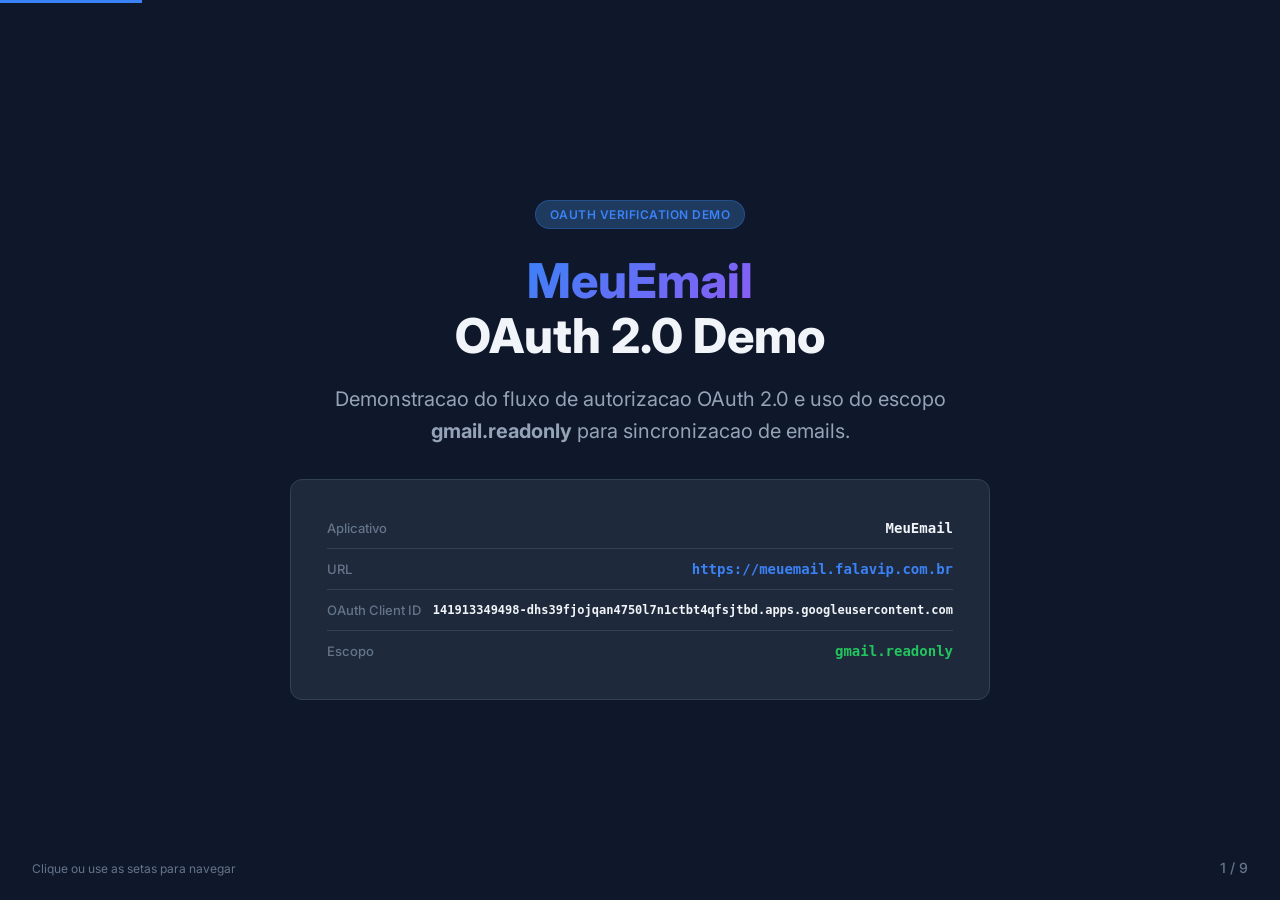
<file: video-demo-slides.html>
<!DOCTYPE html>
<html lang="pt-BR">
<head>
    <meta charset="UTF-8">
    <meta name="viewport" content="width=device-width, initial-scale=1.0">
    <title>MeuEmail - OAuth Demo Video</title>
    <link rel="preconnect" href="https://fonts.googleapis.com">
    <link href="https://fonts.googleapis.com/css2?family=Inter:wght@400;500;600;700;800&display=swap" rel="stylesheet">
    <style>
        *, *::before, *::after { box-sizing: border-box; margin: 0; padding: 0; }

        :root {
            --bg: #0f172a;
            --surface: #1e293b;
            --border: #334155;
            --text: #f1f5f9;
            --text-secondary: #94a3b8;
            --text-muted: #64748b;
            --primary: #3b82f6;
            --primary-light: #1e3a5f;
            --accent: #22c55e;
            --font: 'Inter', -apple-system, BlinkMacSystemFont, 'Segoe UI', sans-serif;
        }

        body {
            font-family: var(--font);
            background: var(--bg);
            color: var(--text);
            min-height: 100vh;
            overflow: hidden;
            cursor: pointer;
            user-select: none;
        }

        .slide {
            display: none;
            width: 100vw;
            height: 100vh;
            flex-direction: column;
            align-items: center;
            justify-content: center;
            padding: 60px 80px;
            position: relative;
        }

        .slide.active {
            display: flex;
        }

        /* Slide counter */
        .slide-counter {
            position: fixed;
            bottom: 24px;
            right: 32px;
            font-size: 14px;
            color: var(--text-muted);
            font-weight: 500;
            z-index: 100;
        }

        .slide-nav-hint {
            position: fixed;
            bottom: 24px;
            left: 32px;
            font-size: 12px;
            color: var(--text-muted);
            z-index: 100;
        }

        /* Progress bar */
        .progress-bar {
            position: fixed;
            top: 0;
            left: 0;
            height: 3px;
            background: var(--primary);
            transition: width 0.3s ease;
            z-index: 100;
        }

        /* Common elements */
        .slide-badge {
            display: inline-flex;
            align-items: center;
            gap: 6px;
            padding: 6px 14px;
            background: var(--primary-light);
            border: 1px solid rgba(59, 130, 246, 0.3);
            border-radius: 20px;
            font-size: 12px;
            font-weight: 600;
            color: var(--primary);
            text-transform: uppercase;
            letter-spacing: 0.5px;
            margin-bottom: 24px;
        }

        .slide-badge.action {
            background: rgba(234, 179, 8, 0.1);
            border-color: rgba(234, 179, 8, 0.3);
            color: #eab308;
        }

        .slide-badge.action::before {
            content: '';
            width: 8px;
            height: 8px;
            background: #eab308;
            border-radius: 50%;
            animation: pulse 1.5s infinite;
        }

        @keyframes pulse {
            0%, 100% { opacity: 1; }
            50% { opacity: 0.4; }
        }

        .slide-title {
            font-size: 48px;
            font-weight: 800;
            line-height: 1.15;
            text-align: center;
            margin-bottom: 20px;
            max-width: 900px;
        }

        .slide-title .highlight {
            background: linear-gradient(135deg, #3b82f6, #8b5cf6);
            -webkit-background-clip: text;
            -webkit-text-fill-color: transparent;
            background-clip: text;
        }

        .slide-subtitle {
            font-size: 20px;
            color: var(--text-secondary);
            text-align: center;
            max-width: 700px;
            line-height: 1.6;
        }

        /* Info card */
        .info-card {
            background: var(--surface);
            border: 1px solid var(--border);
            border-radius: 12px;
            padding: 28px 36px;
            margin-top: 32px;
            width: 100%;
            max-width: 700px;
        }

        .info-row {
            display: flex;
            justify-content: space-between;
            align-items: center;
            padding: 12px 0;
            border-bottom: 1px solid var(--border);
        }

        .info-row:last-child {
            border-bottom: none;
        }

        .info-label {
            font-size: 13px;
            color: var(--text-muted);
            font-weight: 500;
        }

        .info-value {
            font-size: 14px;
            color: var(--text);
            font-weight: 600;
            font-family: 'SF Mono', 'Fira Code', monospace;
        }

        .info-value.url {
            color: var(--primary);
        }

        .info-value.scope {
            color: var(--accent);
        }

        /* Action slide */
        .action-icon {
            width: 80px;
            height: 80px;
            background: rgba(234, 179, 8, 0.1);
            border: 2px solid rgba(234, 179, 8, 0.3);
            border-radius: 50%;
            display: flex;
            align-items: center;
            justify-content: center;
            margin-bottom: 28px;
            font-size: 36px;
        }

        .action-steps {
            margin-top: 28px;
            text-align: left;
            max-width: 600px;
        }

        .action-step {
            display: flex;
            align-items: flex-start;
            gap: 14px;
            padding: 10px 0;
            font-size: 16px;
            color: var(--text-secondary);
            line-height: 1.5;
        }

        .action-step .step-num {
            flex-shrink: 0;
            width: 28px;
            height: 28px;
            background: var(--primary-light);
            border: 1px solid rgba(59, 130, 246, 0.3);
            border-radius: 50%;
            display: flex;
            align-items: center;
            justify-content: center;
            font-size: 13px;
            font-weight: 700;
            color: var(--primary);
        }

        /* Scope explanation */
        .scope-card {
            background: var(--surface);
            border: 1px solid var(--border);
            border-radius: 12px;
            padding: 24px 32px;
            margin-top: 16px;
            width: 100%;
            max-width: 800px;
        }

        .scope-item {
            display: flex;
            align-items: flex-start;
            gap: 14px;
            padding: 14px 0;
            border-bottom: 1px solid var(--border);
        }

        .scope-item:last-child {
            border-bottom: none;
        }

        .scope-icon {
            flex-shrink: 0;
            width: 32px;
            height: 32px;
            border-radius: 8px;
            display: flex;
            align-items: center;
            justify-content: center;
            font-size: 16px;
        }

        .scope-icon.yes {
            background: rgba(34, 197, 94, 0.1);
            color: #22c55e;
        }

        .scope-icon.no {
            background: rgba(239, 68, 68, 0.1);
            color: #ef4444;
        }

        .scope-text {
            font-size: 15px;
            color: var(--text);
        }

        .scope-text strong {
            font-weight: 600;
        }

        .scope-text .muted {
            color: var(--text-muted);
            font-size: 13px;
        }

        /* Final slide */
        .final-box {
            background: linear-gradient(135deg, rgba(59, 130, 246, 0.1), rgba(139, 92, 246, 0.1));
            border: 1px solid rgba(59, 130, 246, 0.2);
            border-radius: 16px;
            padding: 32px 48px;
            margin-top: 32px;
            text-align: center;
            max-width: 700px;
        }

        .final-box p {
            font-size: 18px;
            color: var(--text-secondary);
            line-height: 1.7;
        }

        /* Transition */
        .slide {
            animation: fadeIn 0.3s ease;
        }

        @keyframes fadeIn {
            from { opacity: 0; transform: translateY(10px); }
            to { opacity: 1; transform: translateY(0); }
        }
    </style>
</head>
<body>

<div class="progress-bar" id="progress"></div>
<div class="slide-counter" id="counter"></div>
<div class="slide-nav-hint">Clique ou use as setas para navegar</div>

<!-- SLIDE 1: Intro -->
<div class="slide active" id="slide-1">
    <div class="slide-badge">OAuth Verification Demo</div>
    <h1 class="slide-title">
        <span class="highlight">MeuEmail</span><br>
        OAuth 2.0 Demo
    </h1>
    <p class="slide-subtitle">
        Demonstracao do fluxo de autorizacao OAuth 2.0 e uso do escopo <strong>gmail.readonly</strong> para sincronizacao de emails.
    </p>
    <div class="info-card">
        <div class="info-row">
            <span class="info-label">Aplicativo</span>
            <span class="info-value">MeuEmail</span>
        </div>
        <div class="info-row">
            <span class="info-label">URL</span>
            <span class="info-value url">https://meuemail.falavip.com.br</span>
        </div>
        <div class="info-row">
            <span class="info-label">OAuth Client ID</span>
            <span class="info-value" style="font-size:12px">141913349498-dhs39fjojqan4750l7n1ctbt4qfsjtbd.apps.googleusercontent.com</span>
        </div>
        <div class="info-row">
            <span class="info-label">Escopo</span>
            <span class="info-value scope">gmail.readonly</span>
        </div>
    </div>
</div>

<!-- SLIDE 2: Action - Google Cloud Console -->
<div class="slide" id="slide-2">
    <div class="slide-badge action">Acao ao vivo</div>
    <div class="action-icon">&#9881;</div>
    <h1 class="slide-title" style="font-size:36px">
        Google Cloud Console
    </h1>
    <p class="slide-subtitle">
        Abrir o Console do Google Cloud e mostrar a configuracao do OAuth Client.
    </p>
    <div class="action-steps">
        <div class="action-step">
            <span class="step-num">1</span>
            <span>Abrir <strong>APIs & Services > Credentials</strong></span>
        </div>
        <div class="action-step">
            <span class="step-num">2</span>
            <span>Mostrar o <strong>OAuth 2.0 Client ID</strong> configurado</span>
        </div>
        <div class="action-step">
            <span class="step-num">3</span>
            <span>Mostrar a <strong>Tela de Consentimento</strong> (OAuth consent screen)</span>
        </div>
        <div class="action-step">
            <span class="step-num">4</span>
            <span>Mostrar o escopo <strong>gmail.readonly</strong> configurado</span>
        </div>
    </div>
</div>

<!-- SLIDE 3: What the app does -->
<div class="slide" id="slide-3">
    <div class="slide-badge">Sobre o aplicativo</div>
    <h1 class="slide-title" style="font-size:36px">
        O que o <span class="highlight">MeuEmail</span> faz?
    </h1>
    <p class="slide-subtitle" style="margin-bottom:24px">
        Ferramenta de gestao de emails que permite ao usuario sincronizar e consultar seus emails em um painel unificado.
    </p>
    <div class="scope-card">
        <div class="scope-item">
            <div class="scope-icon yes">&#10003;</div>
            <div class="scope-text">
                <strong>Sincronizar emails</strong> do Gmail para consulta local<br>
                <span class="muted">Baixa cabecalhos, corpo e anexos via Gmail API</span>
            </div>
        </div>
        <div class="scope-item">
            <div class="scope-icon yes">&#10003;</div>
            <div class="scope-text">
                <strong>Pesquisar e filtrar</strong> emails por remetente, data, assunto<br>
                <span class="muted">Busca rapida em todos os emails sincronizados</span>
            </div>
        </div>
        <div class="scope-item">
            <div class="scope-icon yes">&#10003;</div>
            <div class="scope-text">
                <strong>Ler emails</strong> com corpo completo e anexos<br>
                <span class="muted">Visualizacao segura do conteudo do email</span>
            </div>
        </div>
        <div class="scope-item">
            <div class="scope-icon no">&#10007;</div>
            <div class="scope-text">
                <strong>Nao envia, modifica ou exclui</strong> nenhum email<br>
                <span class="muted">Acesso somente leitura (gmail.readonly)</span>
            </div>
        </div>
    </div>
</div>

<!-- SLIDE 4: Action - Login -->
<div class="slide" id="slide-4">
    <div class="slide-badge action">Acao ao vivo</div>
    <div class="action-icon">&#128274;</div>
    <h1 class="slide-title" style="font-size:36px">
        Login no Aplicativo
    </h1>
    <p class="slide-subtitle">
        O usuario acessa o app e faz login com sua conta Google.
    </p>
    <div class="action-steps">
        <div class="action-step">
            <span class="step-num">1</span>
            <span>Acessar <strong>https://meuemail.falavip.com.br</strong></span>
        </div>
        <div class="action-step">
            <span class="step-num">2</span>
            <span>Clicar em <strong>"Entrar com Google"</strong></span>
        </div>
        <div class="action-step">
            <span class="step-num">3</span>
            <span>Selecionar a conta <strong>rafael@viptecnologia.com.br</strong></span>
        </div>
        <div class="action-step">
            <span class="step-num">4</span>
            <span>Sera redirecionado para o <strong>painel do app</strong></span>
        </div>
    </div>
</div>

<!-- SLIDE 5: Action - Connect Gmail -->
<div class="slide" id="slide-5">
    <div class="slide-badge action">Acao ao vivo</div>
    <div class="action-icon">&#128231;</div>
    <h1 class="slide-title" style="font-size:36px">
        Conectar Conta Gmail
    </h1>
    <p class="slide-subtitle">
        O usuario conecta sua conta Gmail via OAuth para sincronizar emails.
    </p>
    <div class="action-steps">
        <div class="action-step">
            <span class="step-num">1</span>
            <span>Ir em <strong>Configuracoes</strong> no menu lateral</span>
        </div>
        <div class="action-step">
            <span class="step-num">2</span>
            <span>Clicar em <strong>"Adicionar Conta"</strong></span>
        </div>
        <div class="action-step">
            <span class="step-num">3</span>
            <span>Selecionar provedor <strong>Gmail (OAuth)</strong></span>
        </div>
        <div class="action-step">
            <span class="step-num">4</span>
            <span>Clicar em <strong>"Conectar com Google"</strong></span>
        </div>
    </div>
</div>

<!-- SLIDE 6: Consent Screen explanation -->
<div class="slide" id="slide-6">
    <div class="slide-badge">Tela de consentimento</div>
    <h1 class="slide-title" style="font-size:36px">
        Permissao Solicitada: <span class="highlight">gmail.readonly</span>
    </h1>
    <p class="slide-subtitle" style="margin-bottom:24px">
        O Google mostra ao usuario exatamente quais permissoes o app solicita.
        O escopo <strong>gmail.readonly</strong> permite apenas <strong>leitura</strong> de emails.
    </p>
    <div class="info-card">
        <div class="info-row">
            <span class="info-label">Escopo solicitado</span>
            <span class="info-value scope">googleapis.com/auth/gmail.readonly</span>
        </div>
        <div class="info-row">
            <span class="info-label">Descricao Google</span>
            <span class="info-value" style="font-family:var(--font);font-size:13px">Ver suas configuracoes e mensagens de email</span>
        </div>
        <div class="info-row">
            <span class="info-label">Tipo</span>
            <span class="info-value" style="font-family:var(--font)">Somente leitura</span>
        </div>
    </div>
</div>

<!-- SLIDE 7: Action - Consent + Sync -->
<div class="slide" id="slide-7">
    <div class="slide-badge action">Acao ao vivo</div>
    <div class="action-icon">&#128260;</div>
    <h1 class="slide-title" style="font-size:36px">
        Autorizar e Sincronizar
    </h1>
    <p class="slide-subtitle">
        O usuario autoriza no Google e o app sincroniza os emails.
    </p>
    <div class="action-steps">
        <div class="action-step">
            <span class="step-num">1</span>
            <span>Na tela de consentimento do Google, clicar <strong>"Permitir"</strong></span>
        </div>
        <div class="action-step">
            <span class="step-num">2</span>
            <span>App redireciona para a tela de <strong>Sincronizacao</strong></span>
        </div>
        <div class="action-step">
            <span class="step-num">3</span>
            <span>Clicar em <strong>"Sincronizar"</strong> na conta Gmail conectada</span>
        </div>
        <div class="action-step">
            <span class="step-num">4</span>
            <span>Aguardar a <strong>barra de progresso</strong> completar</span>
        </div>
    </div>
</div>

<!-- SLIDE 8: Action - Show data usage -->
<div class="slide" id="slide-8">
    <div class="slide-badge action">Acao ao vivo</div>
    <div class="action-icon">&#128269;</div>
    <h1 class="slide-title" style="font-size:36px">
        Uso dos Dados
    </h1>
    <p class="slide-subtitle">
        Demonstrar como os emails sincronizados sao utilizados no app.
    </p>
    <div class="action-steps">
        <div class="action-step">
            <span class="step-num">1</span>
            <span>Ir em <strong>"Todos os Emails"</strong> - mostrar a lista de emails sincronizados</span>
        </div>
        <div class="action-step">
            <span class="step-num">2</span>
            <span>Abrir um email para ler o <strong>conteudo completo</strong></span>
        </div>
        <div class="action-step">
            <span class="step-num">3</span>
            <span>Usar os <strong>filtros de busca</strong> (remetente, assunto, data)</span>
        </div>
        <div class="action-step">
            <span class="step-num">4</span>
            <span>Mostrar que <strong>nao existe opcao</strong> de enviar, editar ou deletar emails</span>
        </div>
    </div>
</div>

<!-- SLIDE 9: Summary -->
<div class="slide" id="slide-9">
    <div class="slide-badge">Resumo</div>
    <h1 class="slide-title" style="font-size:40px">
        Uso do Escopo <span class="highlight">gmail.readonly</span>
    </h1>
    <div class="final-box">
        <p>
            O aplicativo <strong>MeuEmail</strong> utiliza o escopo <strong>gmail.readonly</strong>
            exclusivamente para <strong>leitura e sincronizacao</strong> de emails.<br><br>
            Nenhum email e modificado, enviado ou excluido.<br><br>
            O escopo <strong>gmail.readonly</strong> e o minimo necessario para esta funcionalidade.
            Escopos mais restritivos como <strong>gmail.metadata</strong> nao fornecem acesso
            ao corpo do email, essencial para leitura e busca.
        </p>
    </div>
</div>

<script>
    const slides = document.querySelectorAll('.slide');
    const total = slides.length;
    let current = 0;

    function showSlide(index) {
        if (index < 0 || index >= total) return;
        slides[current].classList.remove('active');
        current = index;
        slides[current].classList.add('active');
        document.getElementById('counter').textContent = `${current + 1} / ${total}`;
        document.getElementById('progress').style.width = `${((current + 1) / total) * 100}%`;
    }

    function next() { showSlide(current + 1); }
    function prev() { showSlide(current - 1); }

    // Click to advance
    document.body.addEventListener('click', (e) => {
        if (e.clientX < window.innerWidth * 0.25) {
            prev();
        } else {
            next();
        }
    });

    // Arrow keys
    document.addEventListener('keydown', (e) => {
        if (e.key === 'ArrowRight' || e.key === ' ') next();
        if (e.key === 'ArrowLeft') prev();
    });

    // Init counter
    showSlide(0);
</script>

</body>
</html>
</file>
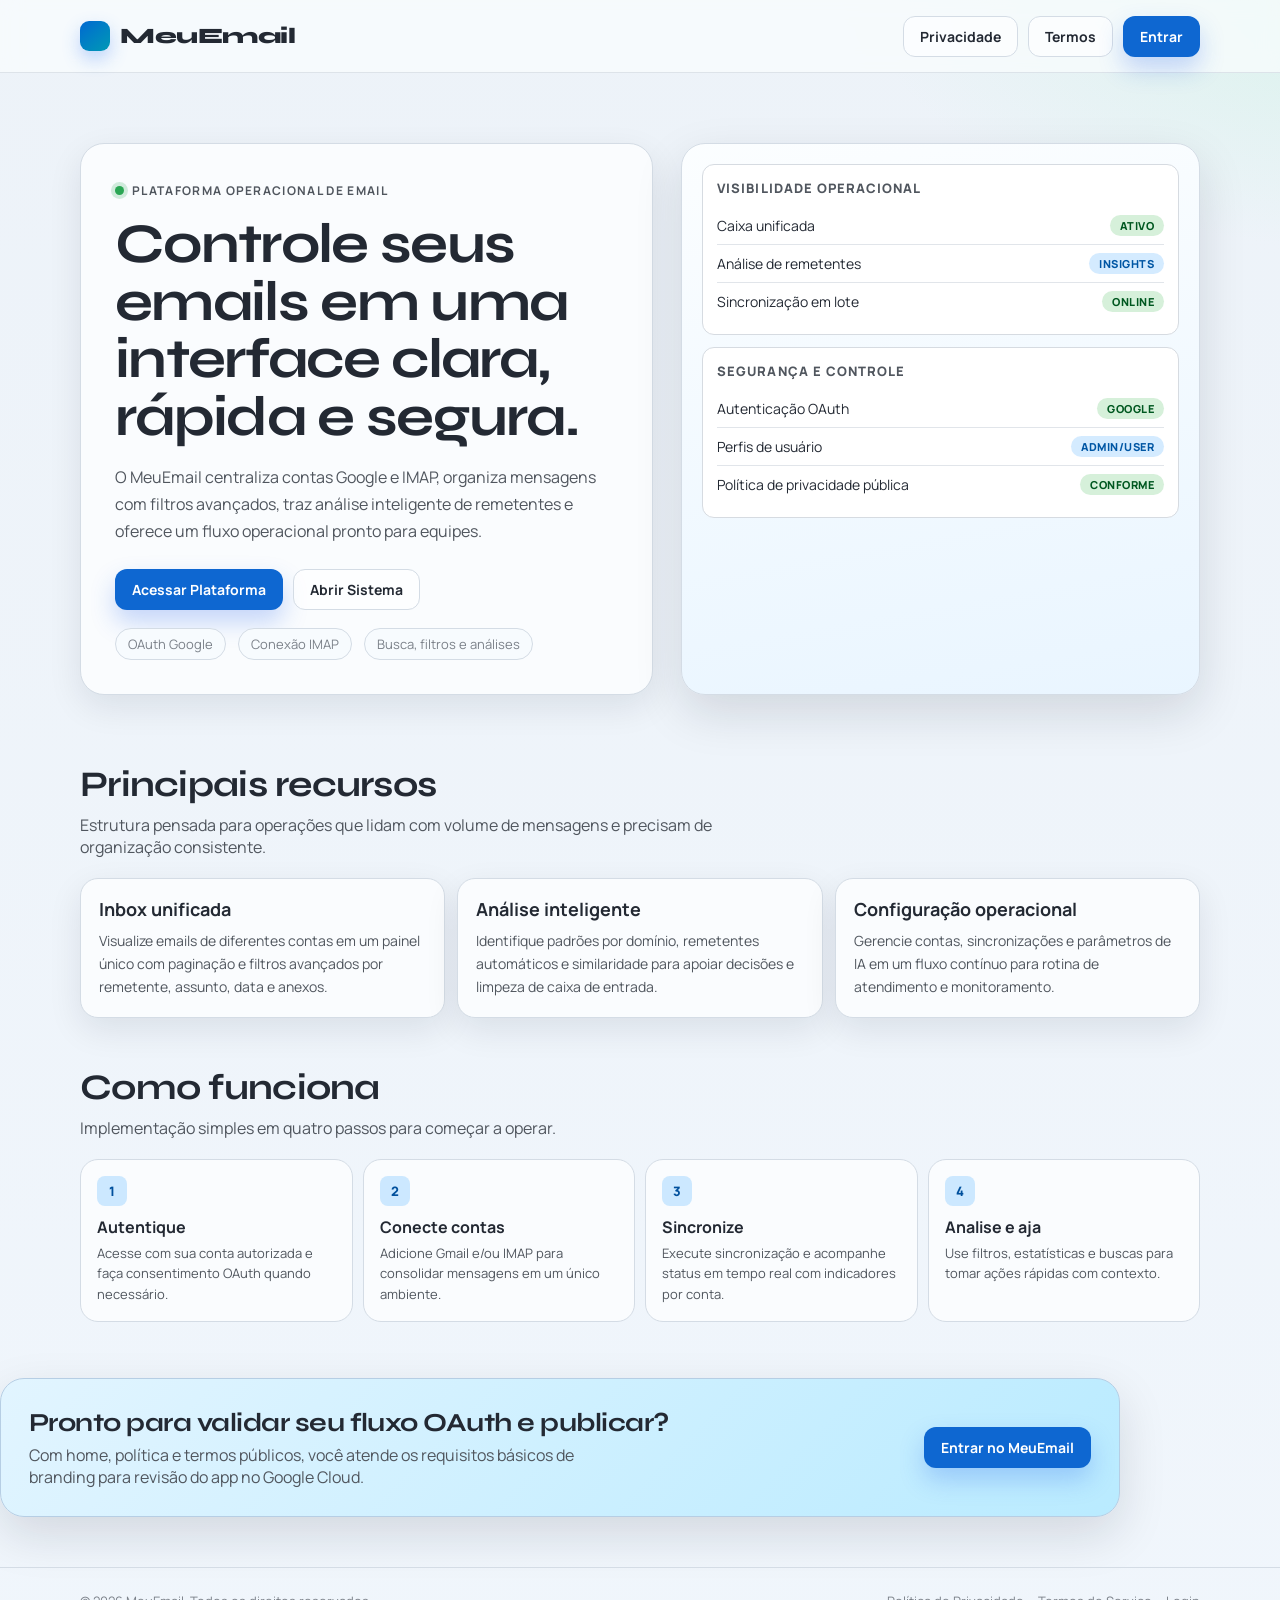
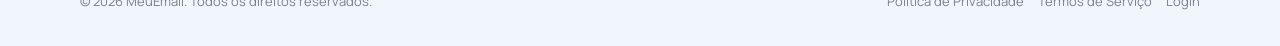
<file: backend/templates/landing.html>
<!DOCTYPE html>
<html lang="pt-BR">
<head>
    <meta charset="UTF-8">
    <meta name="viewport" content="width=device-width, initial-scale=1.0">
    <title>MeuEmail - Plataforma de Gestão de Emails</title>
    <meta name="description" content="Centralize, organize e analise emails em uma plataforma segura com integração Google e IMAP.">
    <link rel="preconnect" href="https://fonts.googleapis.com">
    <link rel="preconnect" href="https://fonts.gstatic.com" crossorigin>
    <link href="https://fonts.googleapis.com/css2?family=Manrope:wght@400;500;600;700;800&family=Syne:wght@600;700;800&display=swap" rel="stylesheet">
    <style>
        :root {
            --bg: oklch(97% 0.01 250);
            --surface: oklch(99% 0.004 250);
            --surface-soft: oklch(98.6% 0.006 250);
            --border: oklch(89% 0.015 250);
            --text: oklch(28% 0.02 262);
            --text-secondary: oklch(45% 0.015 255);
            --text-muted: oklch(60% 0.014 255);
            --primary: oklch(53% 0.18 257);
            --primary-hover: oklch(48% 0.17 257);
            --ok: oklch(64% 0.16 150);
            --radius-sm: 12px;
            --radius-md: 18px;
            --radius-lg: 24px;
            --shadow-soft: 0 12px 34px rgba(15, 23, 42, 0.09);
            --shadow-elev: 0 18px 48px rgba(15, 23, 42, 0.13);
            --font: 'Manrope', 'Segoe UI', sans-serif;
            --font-display: 'Syne', 'Manrope', sans-serif;
        }

        * { box-sizing: border-box; }

        html, body {
            margin: 0;
            padding: 0;
            font-family: var(--font);
            color: var(--text);
            background:
                radial-gradient(1200px 500px at -8% -20%, oklch(90% 0.07 250 / 0.55), transparent 60%),
                radial-gradient(900px 420px at 110% 0%, oklch(92% 0.06 165 / 0.45), transparent 60%),
                linear-gradient(180deg, oklch(96% 0.01 250) 0%, var(--bg) 100%);
            min-height: 100%;
        }

        a { color: inherit; text-decoration: none; }

        .container {
            width: min(1120px, calc(100% - 32px));
            margin: 0 auto;
        }

        .site-header {
            position: sticky;
            top: 0;
            z-index: 20;
            backdrop-filter: blur(10px);
            background: oklch(99% 0.004 250 / 0.72);
            border-bottom: 1px solid oklch(90% 0.012 250 / 0.85);
        }

        .header-row {
            height: 72px;
            display: flex;
            align-items: center;
            justify-content: space-between;
            gap: 14px;
        }

        .brand {
            display: inline-flex;
            align-items: center;
            gap: 10px;
            font-weight: 800;
            font-family: var(--font-display);
            letter-spacing: -0.02em;
            font-size: 22px;
        }

        .brand-mark {
            width: 30px;
            height: 30px;
            border-radius: 9px;
            background: linear-gradient(140deg, var(--primary), oklch(60% 0.17 208));
            box-shadow: 0 8px 18px rgba(59, 130, 246, 0.32);
        }

        .header-actions {
            display: flex;
            align-items: center;
            gap: 10px;
        }

        .btn {
            display: inline-flex;
            align-items: center;
            justify-content: center;
            gap: 8px;
            border-radius: 12px;
            padding: 10px 16px;
            border: 1px solid transparent;
            font-weight: 700;
            font-size: 14px;
            transition: all 0.2s ease;
            cursor: pointer;
            white-space: nowrap;
        }

        .btn-outline {
            background: oklch(100% 0 0 / 0.62);
            border-color: var(--border);
            color: var(--text);
        }

        .btn-outline:hover {
            transform: translateY(-1px);
            box-shadow: 0 8px 22px rgba(15, 23, 42, 0.1);
            border-color: oklch(83% 0.04 250);
        }

        .btn-primary {
            background: var(--primary);
            color: #fff;
            box-shadow: 0 12px 24px rgba(37, 99, 235, 0.25);
        }

        .btn-primary:hover {
            background: var(--primary-hover);
            transform: translateY(-1px);
            box-shadow: 0 16px 28px rgba(37, 99, 235, 0.3);
        }

        .hero {
            padding: 70px 0 54px;
        }

        .hero-grid {
            display: grid;
            grid-template-columns: 1.05fr 0.95fr;
            gap: 28px;
            align-items: stretch;
        }

        .hero-copy {
            background: var(--surface);
            border: 1px solid var(--border);
            border-radius: var(--radius-lg);
            box-shadow: var(--shadow-soft);
            padding: 34px;
        }

        .eyebrow {
            display: inline-flex;
            align-items: center;
            gap: 8px;
            font-size: 12px;
            text-transform: uppercase;
            letter-spacing: 0.11em;
            color: var(--text-secondary);
            font-weight: 700;
            margin-bottom: 16px;
        }

        .eyebrow::before {
            content: "";
            width: 9px;
            height: 9px;
            border-radius: 50%;
            background: var(--ok);
            box-shadow: 0 0 0 4px oklch(64% 0.16 150 / 0.2);
        }

        h1 {
            margin: 0;
            font-family: var(--font-display);
            font-size: clamp(34px, 5vw, 56px);
            letter-spacing: -0.03em;
            line-height: 1.03;
        }

        .hero-copy p {
            margin: 18px 0 0;
            color: var(--text-secondary);
            line-height: 1.7;
            font-size: 16px;
            max-width: 60ch;
        }

        .hero-cta {
            margin-top: 24px;
            display: flex;
            flex-wrap: wrap;
            gap: 10px;
        }

        .hero-notes {
            margin-top: 18px;
            display: flex;
            flex-wrap: wrap;
            gap: 12px;
            color: var(--text-muted);
            font-size: 13px;
        }

        .hero-note {
            background: var(--surface-soft);
            border: 1px solid var(--border);
            border-radius: 999px;
            padding: 6px 12px;
        }

        .hero-panel {
            background: linear-gradient(170deg, oklch(99.5% 0.004 250), oklch(96.5% 0.02 247));
            border: 1px solid var(--border);
            border-radius: var(--radius-lg);
            box-shadow: var(--shadow-elev);
            padding: 20px;
            display: grid;
            gap: 12px;
            align-content: start;
        }

        .panel-card {
            background: #fff;
            border: 1px solid oklch(89% 0.01 250);
            border-radius: var(--radius-sm);
            padding: 14px;
        }

        .panel-title {
            font-size: 13px;
            text-transform: uppercase;
            letter-spacing: 0.08em;
            font-weight: 800;
            color: var(--text-secondary);
            margin-bottom: 10px;
        }

        .panel-line {
            display: flex;
            justify-content: space-between;
            align-items: center;
            gap: 12px;
            font-size: 14px;
            padding: 8px 0;
            border-bottom: 1px solid oklch(92% 0.008 250);
        }

        .panel-line:last-child { border-bottom: none; }

        .pill {
            border-radius: 999px;
            padding: 3px 10px;
            font-size: 11px;
            font-weight: 800;
            letter-spacing: 0.04em;
            text-transform: uppercase;
        }

        .pill-ok {
            background: oklch(93% 0.04 150);
            color: oklch(40% 0.12 150);
        }

        .pill-info {
            background: oklch(93% 0.04 250);
            color: oklch(45% 0.15 250);
        }

        .section {
            padding: 14px 0 34px;
        }

        .section h2 {
            font-size: clamp(24px, 3vw, 36px);
            margin: 0 0 8px;
            font-family: var(--font-display);
            letter-spacing: -0.02em;
        }

        .section-lead {
            margin: 0 0 20px;
            color: var(--text-secondary);
            font-size: 16px;
            max-width: 70ch;
        }

        .feature-grid {
            display: grid;
            gap: 12px;
            grid-template-columns: repeat(3, minmax(0, 1fr));
        }

        .feature {
            background: var(--surface);
            border: 1px solid var(--border);
            border-radius: var(--radius-md);
            padding: 18px;
            box-shadow: var(--shadow-soft);
        }

        .feature h3 {
            margin: 0 0 8px;
            font-size: 18px;
        }

        .feature p {
            margin: 0;
            color: var(--text-secondary);
            line-height: 1.65;
            font-size: 14px;
        }

        .flow {
            display: grid;
            grid-template-columns: repeat(4, minmax(0, 1fr));
            gap: 10px;
        }

        .flow-step {
            background: var(--surface);
            border: 1px solid var(--border);
            border-radius: var(--radius-md);
            padding: 16px;
        }

        .step-no {
            width: 30px;
            height: 30px;
            border-radius: 8px;
            font-size: 13px;
            font-weight: 800;
            display: inline-flex;
            align-items: center;
            justify-content: center;
            background: oklch(92% 0.05 250);
            color: oklch(43% 0.15 250);
            margin-bottom: 10px;
        }

        .flow-step h3 {
            margin: 0 0 5px;
            font-size: 16px;
        }

        .flow-step p {
            margin: 0;
            color: var(--text-secondary);
            font-size: 13px;
            line-height: 1.6;
        }

        .cta {
            margin: 22px 0 50px;
            background: linear-gradient(135deg, oklch(96% 0.03 245), oklch(92% 0.08 246));
            border: 1px solid oklch(84% 0.04 246);
            border-radius: var(--radius-lg);
            padding: 28px;
            box-shadow: var(--shadow-elev);
            display: flex;
            justify-content: space-between;
            align-items: center;
            gap: 16px;
            flex-wrap: wrap;
        }

        .cta h3 {
            margin: 0 0 6px;
            font-size: 26px;
            font-family: var(--font-display);
            letter-spacing: -0.02em;
        }

        .cta p {
            margin: 0;
            color: var(--text-secondary);
            max-width: 58ch;
        }

        .site-footer {
            border-top: 1px solid var(--border);
            padding: 24px 0 36px;
            color: var(--text-muted);
            font-size: 13px;
        }

        .footer-row {
            display: flex;
            justify-content: space-between;
            align-items: center;
            gap: 12px;
            flex-wrap: wrap;
        }

        .footer-links {
            display: flex;
            gap: 14px;
            flex-wrap: wrap;
        }

        .footer-links a:hover {
            color: var(--text);
            text-decoration: underline;
        }

        @media (max-width: 1024px) {
            .hero-grid { grid-template-columns: 1fr; }
            .feature-grid { grid-template-columns: repeat(2, minmax(0, 1fr)); }
            .flow { grid-template-columns: repeat(2, minmax(0, 1fr)); }
        }

        @media (max-width: 640px) {
            .header-row { height: 68px; }
            .brand { font-size: 19px; }
            .hero { padding-top: 34px; }
            .hero-copy, .hero-panel { padding: 20px; }
            .feature-grid { grid-template-columns: 1fr; }
            .flow { grid-template-columns: 1fr; }
            .btn { width: 100%; }
            .header-actions .btn-outline { display: none; }
        }
    </style>
</head>
<body>
    <header class="site-header">
        <div class="container header-row">
            <a class="brand" href="/">
                <span class="brand-mark"></span>
                <span>MeuEmail</span>
            </a>
            <div class="header-actions">
                <a class="btn btn-outline" href="/privacy">Privacidade</a>
                <a class="btn btn-outline" href="/terms">Termos</a>
                <a class="btn btn-primary" href="/login">Entrar</a>
            </div>
        </div>
    </header>

    <main>
        <section class="hero">
            <div class="container hero-grid">
                <div class="hero-copy">
                    <div class="eyebrow">Plataforma Operacional de Email</div>
                    <h1>Controle seus emails em uma interface clara, rápida e segura.</h1>
                    <p>
                        O MeuEmail centraliza contas Google e IMAP, organiza mensagens com filtros avançados,
                        traz análise inteligente de remetentes e oferece um fluxo operacional pronto para equipes.
                    </p>
                    <div class="hero-cta">
                        <a class="btn btn-primary" href="/login">Acessar Plataforma</a>
                        <a class="btn btn-outline" href="/app">Abrir Sistema</a>
                    </div>
                    <div class="hero-notes">
                        <span class="hero-note">OAuth Google</span>
                        <span class="hero-note">Conexão IMAP</span>
                        <span class="hero-note">Busca, filtros e análises</span>
                    </div>
                </div>

                <aside class="hero-panel" aria-label="Resumo da plataforma">
                    <div class="panel-card">
                        <div class="panel-title">Visibilidade Operacional</div>
                        <div class="panel-line"><span>Caixa unificada</span><span class="pill pill-ok">Ativo</span></div>
                        <div class="panel-line"><span>Análise de remetentes</span><span class="pill pill-info">Insights</span></div>
                        <div class="panel-line"><span>Sincronização em lote</span><span class="pill pill-ok">Online</span></div>
                    </div>
                    <div class="panel-card">
                        <div class="panel-title">Segurança e Controle</div>
                        <div class="panel-line"><span>Autenticação OAuth</span><span class="pill pill-ok">Google</span></div>
                        <div class="panel-line"><span>Perfis de usuário</span><span class="pill pill-info">Admin/User</span></div>
                        <div class="panel-line"><span>Política de privacidade pública</span><span class="pill pill-ok">Conforme</span></div>
                    </div>
                </aside>
            </div>
        </section>

        <section class="section">
            <div class="container">
                <h2>Principais recursos</h2>
                <p class="section-lead">Estrutura pensada para operações que lidam com volume de mensagens e precisam de organização consistente.</p>
                <div class="feature-grid">
                    <article class="feature">
                        <h3>Inbox unificada</h3>
                        <p>Visualize emails de diferentes contas em um painel único com paginação e filtros avançados por remetente, assunto, data e anexos.</p>
                    </article>
                    <article class="feature">
                        <h3>Análise inteligente</h3>
                        <p>Identifique padrões por domínio, remetentes automáticos e similaridade para apoiar decisões e limpeza de caixa de entrada.</p>
                    </article>
                    <article class="feature">
                        <h3>Configuração operacional</h3>
                        <p>Gerencie contas, sincronizações e parâmetros de IA em um fluxo contínuo para rotina de atendimento e monitoramento.</p>
                    </article>
                </div>
            </div>
        </section>

        <section class="section">
            <div class="container">
                <h2>Como funciona</h2>
                <p class="section-lead">Implementação simples em quatro passos para começar a operar.</p>
                <div class="flow">
                    <article class="flow-step">
                        <span class="step-no">1</span>
                        <h3>Autentique</h3>
                        <p>Acesse com sua conta autorizada e faça consentimento OAuth quando necessário.</p>
                    </article>
                    <article class="flow-step">
                        <span class="step-no">2</span>
                        <h3>Conecte contas</h3>
                        <p>Adicione Gmail e/ou IMAP para consolidar mensagens em um único ambiente.</p>
                    </article>
                    <article class="flow-step">
                        <span class="step-no">3</span>
                        <h3>Sincronize</h3>
                        <p>Execute sincronização e acompanhe status em tempo real com indicadores por conta.</p>
                    </article>
                    <article class="flow-step">
                        <span class="step-no">4</span>
                        <h3>Analise e aja</h3>
                        <p>Use filtros, estatísticas e buscas para tomar ações rápidas com contexto.</p>
                    </article>
                </div>
            </div>
        </section>

        <section class="container cta">
            <div>
                <h3>Pronto para validar seu fluxo OAuth e publicar?</h3>
                <p>Com home, política e termos públicos, você atende os requisitos básicos de branding para revisão do app no Google Cloud.</p>
            </div>
            <a class="btn btn-primary" href="/login">Entrar no MeuEmail</a>
        </section>
    </main>

    <footer class="site-footer">
        <div class="container footer-row">
            <span>© 2026 MeuEmail. Todos os direitos reservados.</span>
            <nav class="footer-links" aria-label="Links legais">
                <a href="/privacy">Política de Privacidade</a>
                <a href="/terms">Termos de Serviço</a>
                <a href="/login">Login</a>
            </nav>
        </div>
    </footer>
</body>
</html>
</file>
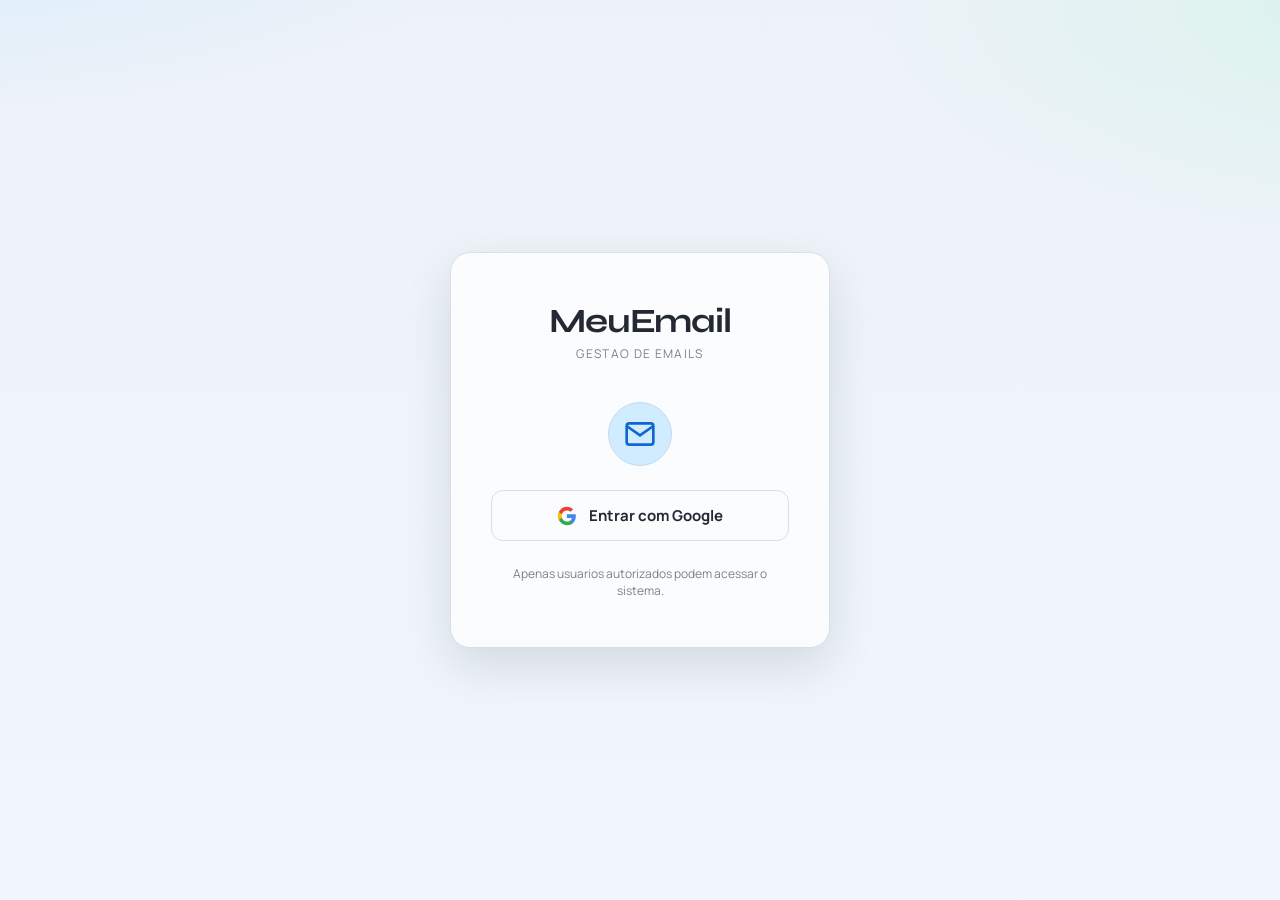
<file: backend/templates/login.html>
<!DOCTYPE html>
<html lang="pt-BR">
<head>
    <meta charset="UTF-8">
    <meta name="viewport" content="width=device-width, initial-scale=1.0">
    <title>MeuEmail - Login</title>
    <link rel="preconnect" href="https://fonts.googleapis.com">
    <link rel="preconnect" href="https://fonts.gstatic.com" crossorigin>
    <link href="https://fonts.googleapis.com/css2?family=Manrope:wght@400;500;600;700;800&family=Syne:wght@600;700&display=swap" rel="stylesheet">
    <style>
        *, *::before, *::after { box-sizing: border-box; margin: 0; padding: 0; }
        :root {
            --bg: oklch(97% 0.01 250);
            --surface: oklch(99% 0.004 250);
            --border: oklch(90% 0.012 250);
            --text: oklch(28% 0.02 262);
            --text-secondary: oklch(45% 0.015 255);
            --text-muted: oklch(60% 0.014 255);
            --primary: oklch(53% 0.18 257);
            --primary-hover: oklch(48% 0.17 257);
            --danger: oklch(58% 0.21 25);
            --font: 'Manrope', 'Segoe UI', sans-serif;
            --font-display: 'Syne', 'Manrope', sans-serif;
            --shadow-card: 0 18px 48px rgba(15, 23, 42, 0.12);
        }
        body {
            font-family: var(--font);
            background:
                radial-gradient(1200px 500px at -10% -20%, oklch(90% 0.07 250 / 0.6), transparent 60%),
                radial-gradient(900px 420px at 110% 0%, oklch(92% 0.06 165 / 0.45), transparent 60%),
                linear-gradient(180deg, oklch(96% 0.01 250) 0%, var(--bg) 100%);
            color: var(--text);
            min-height: 100vh;
            display: flex;
            align-items: center;
            justify-content: center;
        }
        .login-container {
            width: 100%;
            max-width: 420px;
            padding: 20px;
        }
        .login-card {
            background: var(--surface);
            border: 1px solid var(--border);
            border-radius: 20px;
            box-shadow: var(--shadow-card);
            padding: 48px 40px;
            text-align: center;
        }
        .login-logo {
            font-family: var(--font-display);
            font-size: 34px;
            font-weight: 700;
            color: var(--text);
            margin-bottom: 4px;
            letter-spacing: -0.03em;
        }
        .login-subtitle {
            font-size: 12px;
            color: var(--text-muted);
            margin-bottom: 40px;
            text-transform: uppercase;
            letter-spacing: 0.11em;
        }
        .login-icon {
            width: 64px;
            height: 64px;
            margin: 0 auto 24px;
            background: oklch(93% 0.05 253);
            border: 1px solid oklch(88% 0.035 253);
            border-radius: 50%;
            display: flex;
            align-items: center;
            justify-content: center;
        }
        .login-icon svg {
            width: 32px;
            height: 32px;
            color: var(--primary);
        }
        .btn-google {
            display: inline-flex;
            align-items: center;
            justify-content: center;
            gap: 12px;
            width: 100%;
            padding: 14px 24px;
            background: var(--surface);
            border: 1px solid var(--border);
            border-radius: 12px;
            font-size: 15px;
            font-weight: 700;
            color: var(--text);
            cursor: pointer;
            transition: all 0.2s ease;
            text-decoration: none;
            font-family: var(--font);
        }
        .btn-google:hover {
            background: oklch(97% 0.008 250);
            border-color: oklch(85% 0.02 250);
            box-shadow: 0 10px 24px rgba(49, 46, 129, 0.12);
            transform: translateY(-1px);
        }
        .btn-google svg {
            width: 20px;
            height: 20px;
        }
        .login-error {
            background: oklch(95% 0.035 25);
            color: var(--danger);
            padding: 12px 16px;
            border: 1px solid oklch(88% 0.05 25);
            border-radius: 12px;
            font-size: 13px;
            margin-bottom: 24px;
        }
        .login-footer {
            margin-top: 24px;
            font-size: 12px;
            color: var(--text-muted);
        }
    </style>
</head>
<body>
    <div class="login-container">
        <div class="login-card">
            <div class="login-logo">MeuEmail</div>
            <div class="login-subtitle">Gestao de Emails</div>

            <div class="login-icon">
                <svg viewBox="0 0 24 24" fill="none" stroke="currentColor" stroke-width="2">
                    <path d="M4 4h16c1.1 0 2 .9 2 2v12c0 1.1-.9 2-2 2H4c-1.1 0-2-.9-2-2V6c0-1.1.9-2 2-2z"/>
                    <polyline points="22,6 12,13 2,6"/>
                </svg>
            </div>

            <div id="error-msg" class="login-error" style="display:none;"></div>

            <a href="/auth/login" class="btn-google">
                <svg viewBox="0 0 24 24">
                    <path fill="#4285F4" d="M22.56 12.25c0-.78-.07-1.53-.2-2.25H12v4.26h5.92a5.06 5.06 0 0 1-2.2 3.32v2.77h3.57c2.08-1.92 3.28-4.74 3.28-8.1z"/>
                    <path fill="#34A853" d="M12 23c2.97 0 5.46-.98 7.28-2.66l-3.57-2.77c-.98.66-2.23 1.06-3.71 1.06-2.86 0-5.29-1.93-6.16-4.53H2.18v2.84C3.99 20.53 7.7 23 12 23z"/>
                    <path fill="#FBBC05" d="M5.84 14.09c-.22-.66-.35-1.36-.35-2.09s.13-1.43.35-2.09V7.07H2.18C1.43 8.55 1 10.22 1 12s.43 3.45 1.18 4.93l2.85-2.22.81-.62z"/>
                    <path fill="#EA4335" d="M12 5.38c1.62 0 3.06.56 4.21 1.64l3.15-3.15C17.45 2.09 14.97 1 12 1 7.7 1 3.99 3.47 2.18 7.07l3.66 2.84c.87-2.6 3.3-4.53 6.16-4.53z"/>
                </svg>
                Entrar com Google
            </a>

            <div class="login-footer">
                Apenas usuarios autorizados podem acessar o sistema.
            </div>
        </div>
    </div>

    <script>
        const params = new URLSearchParams(window.location.search);
        const error = params.get('error');
        if (error) {
            const msg = document.getElementById('error-msg');
            const messages = {
                'not_allowed': 'Acesso nao permitido. Seu email nao esta cadastrado no sistema.',
                'inactive': 'Sua conta esta desativada. Entre em contato com o administrador.',
                'google_failed': 'Falha na autenticacao com o Google. Tente novamente.',
                'no_code': 'Erro no fluxo de autenticacao. Tente novamente.',
                'no_email': 'Nao foi possivel obter o email da conta Google.',
            };
            msg.textContent = messages[error] || 'Erro desconhecido. Tente novamente.';
            msg.style.display = 'block';
        }
    </script>
</body>
</html>
</file>
